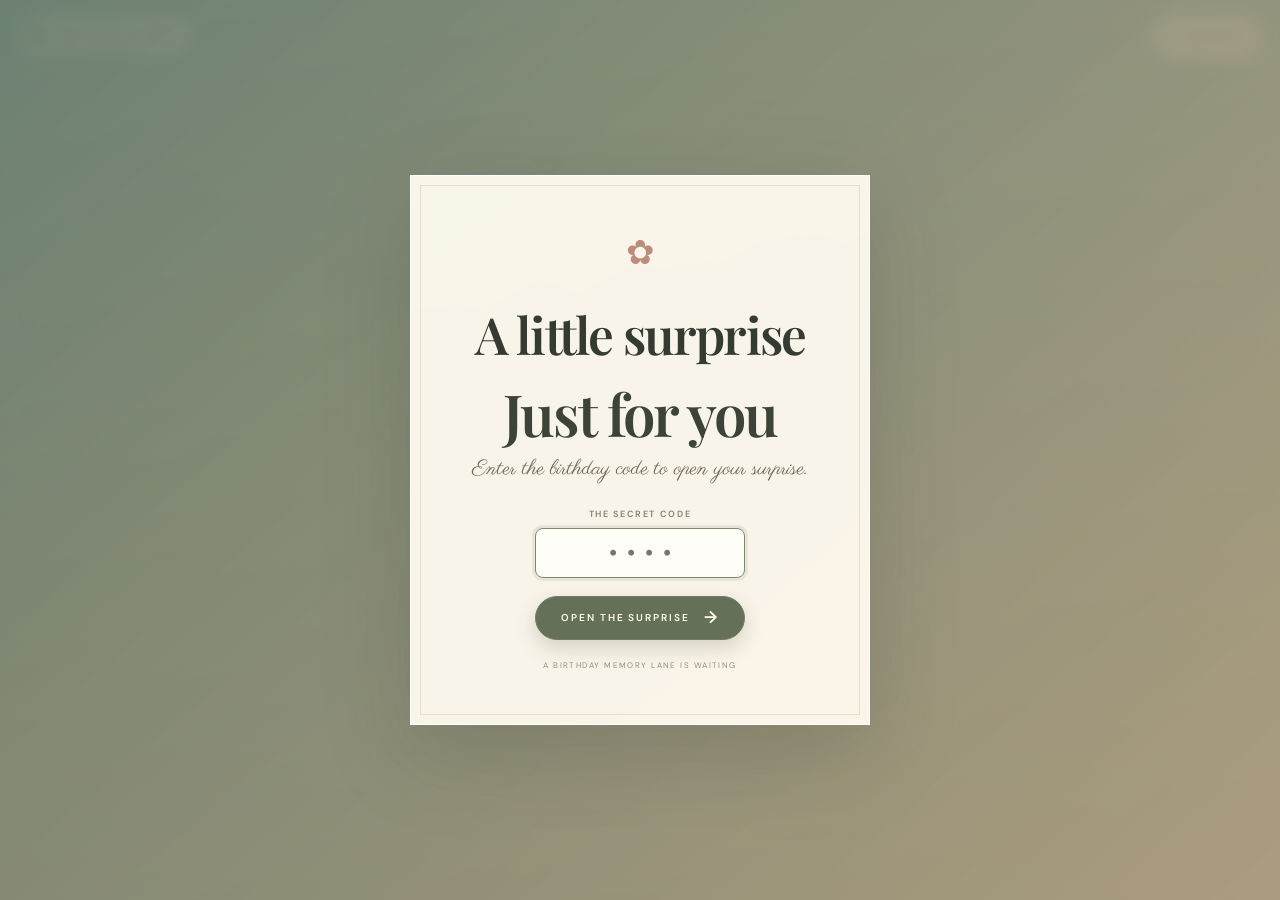
<file: index.html>
<!doctype html>
<html lang="en">
<head>
  <meta charset="utf-8">
  <meta name="viewport" content="width=device-width, initial-scale=1, viewport-fit=cover">
  <meta name="theme-color" content="#d6c7a6">
  <title>Memory Lane — Happy Birthday, Mom</title>
  <link rel="preconnect" href="https://fonts.googleapis.com">
  <link rel="preconnect" href="https://fonts.gstatic.com" crossorigin>
  <link href="https://fonts.googleapis.com/css2?family=DM+Sans:wght@400;500;600;700&family=Playfair+Display:wght@500;600;700&family=Parisienne&family=Noto+Sans+Myanmar:wght@400;500&display=swap" rel="stylesheet">
  <link rel="stylesheet" href="mom-birthday-surprise.css">
</head>
<body class="is-locked">
  <div class="loading-screen" id="loading-screen" role="status" aria-live="polite" hidden>
    <div class="loading-card"><span class="loading-flower" aria-hidden="true">✿</span><p class="eyebrow">A little birthday surprise</p><p class="loading-copy">Gathering your memories…</p><div class="loading-track"><span></span></div></div>
  </div>
  <section class="password-gate show" id="password-gate" role="dialog" aria-modal="true" aria-labelledby="password-title">
    <div class="password-card"><span class="gate-flower" aria-hidden="true">✿</span><p class="eyebrow">A little surprise</p><h1 id="password-title">Just for you</h1><p class="password-note">Enter the birthday code to open your surprise.</p><form id="password-form"><label for="birthday-password">THE SECRET CODE</label><input id="birthday-password" name="birthday-password" type="password" inputmode="numeric" pattern="[0-9]*" maxlength="4" placeholder="••••" autocomplete="off" required><button class="lets-go password-submit" type="submit">Open the surprise <span aria-hidden="true">→</span></button><p class="password-error" id="password-error" role="alert" hidden>That code isn't quite right. Try again.</p></form><p class="gate-hint">a birthday memory lane is waiting</p></div>
  </section>
  <section class="birthday-gate" id="birthday-gate" role="dialog" aria-modal="true" aria-labelledby="gate-title" aria-hidden="true">
    <div class="gate-card"><span class="gate-flower" aria-hidden="true">✿</span><p class="eyebrow"></p><h1 id="gate-title">Happy Birthday,<br>Mom!</h1><div class="gate-message" lang="my"><p>မွေးနေ့မှာ ပျော်ရွှင်မှုတွေအပြည့်နဲ့ ဖြတ်သန်းနိုင်ပါစေ မေမေ။ ❤️ မေမေ့ကို အရမ်းချစ်တယ်။</p><p>အေးခဲလွန်းတဲ့ နှင်းတွေကြားမှာ နွေးထွေးတဲ့ နေရောင်ခြည်လေးတစ်ခုလို၊ မုန်တိုင်းထန်တဲ့ မိုးတွေကြားမှာ ခိုလှုံစရာ အမိုးအကာလေးတစ်ခုလို၊ အမှောင်ဆုံးညတွေမှာတောင် လမ်းပြပေးတဲ့ အလင်းရောင်လေးတစ်ခုလို သားရဲ့ဘဝမှာ အမြဲတမ်း အနားမှာရှိနေပေးခဲ့တဲ့ မေမေပါ။</p><p>မေမေ သားအတွက် ပင်ပန်းခံပြီး ပေးဆပ်ခဲ့သမျှနဲ့ မေမေ့ရဲ့ မေတ္တာတွေကို သား ဘယ်တော့မှ မေ့မှာမဟုတ်ပါဘူး။</p><p>မေမေ့ကို ဂုဏ်ယူရတဲ့ သားတစ်ယောက်ဖြစ်လာအောင် အကောင်းဆုံးကြိုးစားသွားမယ်လို့ ကတိပေးပါတယ်။</p><p class="gate-birthday-close" lang="en">Happy Birthday Mom!</p></div><p class="gate-sign">With all our love</p><button class="lets-go" id="lets-go" type="button">Let's go <span aria-hidden="true">→</span></button><p class="gate-hint">your birthday memories are waiting</p></div>
  </section>
  <div class="ambient" aria-hidden="true"></div>
  <button class="memory-toggle" type="button" aria-label="Resume automatic memory lane scroll" aria-pressed="false"><span class="memory-toggle-icon" aria-hidden="true">▶</span><span class="memory-toggle-label">auto-scroll paused</span></button>
  <button class="sound-toggle" type="button" aria-label="Turn birthday music on" aria-pressed="false"><span class="sound-icon">♫</span><span class="sound-label">sound off</span></button>
  <main class="lane" aria-label="A birthday memory lane for Mom" tabindex="0" hidden>
    <section class="finale panel" aria-label="Birthday wish">
      <div class="finale-copy"><h2>Happy Birthday,<br>Mom!</h2><p class="finale-note">Today we celebrate you—and all the love you give.</p><p class="wish-prompt">Tap any candle to make a wish.</p></div>
      <div class="birthday-cake" role="group" aria-label="Birthday cake. Tap each candle to blow it out.">
        <div class="cake-candles"><button class="candle" type="button" aria-label="Blow out candle one" aria-pressed="false"><span class="flame"></span></button><button class="candle" type="button" aria-label="Blow out candle two" aria-pressed="false"><span class="flame"></span></button><button class="candle" type="button" aria-label="Blow out candle three" aria-pressed="false"><span class="flame"></span></button></div>
        <div class="icing"></div><div class="cake-tier cake-upper"></div><div class="cake-tier cake-lower"></div><div class="cake-plate"></div>
      </div>
      <p class="finale-sign">We love you, always.</p>
      <span class="finale-flower flower-a" aria-hidden="true">✿</span><span class="finale-flower flower-b" aria-hidden="true">✾</span>
    </section>
<article class="polaroid" data-memory="memory-04">
      <div class="polaroid-inner">
        <div class="polaroid-face polaroid-front">
          <div class="photo-wrap"><img src="photo-04.jpg" alt="Personal birthday memory photo 4" loading="eager" decoding="async"></div>
          <p class="photo-caption date-main" contenteditable="true" spellcheck="false">July 18, 2024 · 3:08 PM</p>
          
        </div>
        
      </div>
      <span class="tape" aria-hidden="true"></span>
    </article>
    <article class="polaroid wide tilt-left" data-memory="memory-03">
      <div class="polaroid-inner">
        <div class="polaroid-face polaroid-front">
          <div class="photo-wrap"><img src="photo-03.jpg" alt="Personal birthday memory photo 3" loading="eager" decoding="async"></div>
          <p class="photo-caption date-main" contenteditable="true" spellcheck="false">June 24, 2024 · 11:57 AM</p>
          
        </div>
        
      </div>
      <span class="tape" aria-hidden="true"></span>
    </article>
    <article class="polaroid tilt-right" data-memory="memory-02">
      <div class="polaroid-inner">
        <div class="polaroid-face polaroid-front">
          <div class="photo-wrap"><img src="photo-02.jpg" alt="Personal birthday memory photo 2" loading="eager" decoding="async"></div>
          <p class="photo-caption date-main" contenteditable="true" spellcheck="false">June 23, 2024 · 11:36 AM</p>
          
        </div>
        
      </div>
      <span class="tape" aria-hidden="true"></span>
    </article>
   <article class="polaroid wide tilt-right" data-memory="memory-05">
      <div class="polaroid-inner">
        <div class="polaroid-face polaroid-front">
          <div class="photo-wrap"><img src="photo-05.jpg" alt="Personal birthday memory photo 5" loading="lazy" decoding="async"></div>
          <p class="photo-caption date-main" contenteditable="true" spellcheck="false">July 20, 2024 · 8:53 PM</p>
          
        </div>
        
      </div>
      <span class="tape" aria-hidden="true"></span>
    </article>>
   <article class="polaroid wide tilt-left" data-memory="memory-06">
      <div class="polaroid-inner">
        <div class="polaroid-face polaroid-front">
          <div class="photo-wrap"><img src="photo-06.jpg" alt="Personal birthday memory photo 6" loading="lazy" decoding="async"></div>
          <p class="photo-caption date-main" contenteditable="true" spellcheck="false">August 6, 2024 · 10:52 PM</p>
          
        </div>
        
      </div>
      <span class="tape" aria-hidden="true"></span>
    </article>>
   <article class="polaroid wide" data-memory="memory-07">
      <div class="polaroid-inner">
        <div class="polaroid-face polaroid-front">
          <div class="photo-wrap"><img src="photo-07.jpg" alt="Personal birthday memory photo 7" loading="lazy" decoding="async"></div>
          <p class="photo-caption date-main" contenteditable="true" spellcheck="false">August 7, 2024 · 1:08 PM</p>
          
        </div>
        
      </div>
      <span class="tape" aria-hidden="true"></span>
    </article>>
   <article class="polaroid tilt-right" data-memory="memory-08">
      <div class="polaroid-inner">
        <div class="polaroid-face polaroid-front">
          <div class="photo-wrap"><img src="photo-08.jpg" alt="Personal birthday memory photo 8" loading="lazy" decoding="async"></div>
          <p class="photo-caption date-main" contenteditable="true" spellcheck="false">August 10, 2024 · 6:53 PM</p>
          
        </div>
        
      </div>
      <span class="tape" aria-hidden="true"></span>
    </article>>
   <article class="polaroid tilt-left" data-memory="memory-09">
      <div class="polaroid-inner">
        <div class="polaroid-face polaroid-front">
          <div class="photo-wrap"><img src="photo-09.jpg" alt="Personal birthday memory photo 9" loading="lazy" decoding="async"></div>
          <p class="photo-caption date-main" contenteditable="true" spellcheck="false">August 12, 2024 · 6:46 PM</p>
          
        </div>
        
      </div>
      <span class="tape" aria-hidden="true"></span>
    </article>>
   <article class="polaroid wide" data-memory="memory-10">
      <div class="polaroid-inner">
        <div class="polaroid-face polaroid-front">
          <div class="photo-wrap"><img src="photo-10.jpg" alt="Personal birthday memory photo 10" loading="lazy" decoding="async"></div>
          <p class="photo-caption date-main" contenteditable="true" spellcheck="false">August 19, 2024 · 8:51 PM</p>
          
        </div>
        
      </div>
      <span class="tape" aria-hidden="true"></span>
    </article>>
   <article class="polaroid wide tilt-right" data-memory="memory-11">
      <div class="polaroid-inner">
        <div class="polaroid-face polaroid-front">
          <div class="photo-wrap"><img src="photo-11.jpg" alt="Personal birthday memory photo 11" loading="lazy" decoding="async"></div>
          <p class="photo-caption date-main" contenteditable="true" spellcheck="false">August 19, 2024 · 8:51 PM</p>
          
        </div>
        
      </div>
      <span class="tape" aria-hidden="true"></span>
    </article>>
   <article class="polaroid wide tilt-left" data-memory="memory-12">
      <div class="polaroid-inner">
        <div class="polaroid-face polaroid-front">
          <div class="photo-wrap"><img src="photo-12.jpg" alt="Personal birthday memory photo 12" loading="lazy" decoding="async"></div>
          <p class="photo-caption date-main" contenteditable="true" spellcheck="false">August 27, 2024 · 2:29 AM</p>
          
        </div>
        
      </div>
      <span class="tape" aria-hidden="true"></span>
    </article>>
   <article class="polaroid wide" data-memory="memory-13">
      <div class="polaroid-inner">
        <div class="polaroid-face polaroid-front">
          <div class="photo-wrap"><img src="photo-13.jpg" alt="Personal birthday memory photo 13" loading="lazy" decoding="async"></div>
          <p class="photo-caption date-main" contenteditable="true" spellcheck="false">August 27, 2024 · 3:20 AM</p>
          
        </div>
        
      </div>
      <span class="tape" aria-hidden="true"></span>
    </article>>
   <article class="polaroid tilt-right" data-memory="memory-14">
      <div class="polaroid-inner">
        <div class="polaroid-face polaroid-front">
          <div class="photo-wrap"><img src="photo-14.jpg" alt="Personal birthday memory photo 14" loading="lazy" decoding="async"></div>
          <p class="photo-caption date-main" contenteditable="true" spellcheck="false">August 27, 2024 · 4:16 AM</p>
          
        </div>
        
      </div>
      <span class="tape" aria-hidden="true"></span>
    </article>>
   <article class="polaroid tilt-left" data-memory="memory-15">
      <div class="polaroid-inner">
        <div class="polaroid-face polaroid-front">
          <div class="photo-wrap"><img src="photo-15.jpg" alt="Personal birthday memory photo 15" loading="lazy" decoding="async"></div>
          <p class="photo-caption date-main" contenteditable="true" spellcheck="false">August 30, 2025 · 10:30 PM</p>
          
        </div>
        
      </div>
      <span class="tape" aria-hidden="true"></span>
    </article>>
   <article class="polaroid wide" data-memory="memory-16">
      <div class="polaroid-inner">
        <div class="polaroid-face polaroid-front">
          <div class="photo-wrap"><img src="photo-16.jpg" alt="Personal birthday memory photo 16" loading="lazy" decoding="async"></div>
          <p class="photo-caption date-main" contenteditable="true" spellcheck="false">August 31, 2025 · 4:20 PM</p>
          
        </div>
        
      </div>
      <span class="tape" aria-hidden="true"></span>
    </article>>
   <article class="polaroid wide tilt-right" data-memory="memory-17">
      <div class="polaroid-inner">
        <div class="polaroid-face polaroid-front">
          <div class="photo-wrap"><img src="photo-17.jpg" alt="Personal birthday memory photo 17" loading="lazy" decoding="async"></div>
          <p class="photo-caption date-main" contenteditable="true" spellcheck="false">August 31, 2025 · 4:20 PM</p>
          
        </div>
        
      </div>
      <span class="tape" aria-hidden="true"></span>
    </article>>
   <article class="polaroid wide tilt-left" data-memory="memory-18">
      <div class="polaroid-inner">
        <div class="polaroid-face polaroid-front">
          <div class="photo-wrap"><img src="photo-18.jpg" alt="Personal birthday memory photo 18" loading="lazy" decoding="async"></div>
          <p class="photo-caption date-main" contenteditable="true" spellcheck="false">September 7, 2025 · 2:23 PM</p>
          
        </div>
        
      </div>
      <span class="tape" aria-hidden="true"></span>
    </article>>
   <article class="polaroid" data-memory="memory-19">
      <div class="polaroid-inner">
        <div class="polaroid-face polaroid-front">
          <div class="photo-wrap"><img src="photo-19.jpg" alt="Personal birthday memory photo 19" loading="lazy" decoding="async"></div>
          <p class="photo-caption date-main" contenteditable="true" spellcheck="false">September 7, 2025 · 2:55 PM</p>
          
        </div>
        
      </div>
      <span class="tape" aria-hidden="true"></span>
    </article>>
   <article class="polaroid wide tilt-right" data-memory="memory-20">
      <div class="polaroid-inner">
        <div class="polaroid-face polaroid-front">
          <div class="photo-wrap"><img src="photo-20.jpg" alt="Personal birthday memory photo 20" loading="lazy" decoding="async"></div>
          <p class="photo-caption date-main" contenteditable="true" spellcheck="false">September 10, 2025 · 11:26 PM</p>
          
        </div>
        
      </div>
      <span class="tape" aria-hidden="true"></span>
    </article>>
   <article class="polaroid wide tilt-left" data-memory="memory-21">
      <div class="polaroid-inner">
        <div class="polaroid-face polaroid-front">
          <div class="photo-wrap"><img src="photo-21.jpg" alt="Personal birthday memory photo 21" loading="lazy" decoding="async"></div>
          <p class="photo-caption date-main" contenteditable="true" spellcheck="false">September 13, 2025 · 7:01 PM</p>
          
        </div>
        
      </div>
      <span class="tape" aria-hidden="true"></span>
    </article>>
   <article class="polaroid wide" data-memory="memory-22">
      <div class="polaroid-inner">
        <div class="polaroid-face polaroid-front">
          <div class="photo-wrap"><img src="photo-22.jpg" alt="Personal birthday memory photo 22" loading="lazy" decoding="async"></div>
          <p class="photo-caption date-main" contenteditable="true" spellcheck="false">September 14, 2025 · 1:10 PM</p>
          
        </div>
        
      </div>
      <span class="tape" aria-hidden="true"></span>
    </article>>
   <article class="polaroid tilt-right" data-memory="memory-23">
      <div class="polaroid-inner">
        <div class="polaroid-face polaroid-front">
          <div class="photo-wrap"><img src="photo-23.jpg" alt="Personal birthday memory photo 23" loading="lazy" decoding="async"></div>
          <p class="photo-caption date-main" contenteditable="true" spellcheck="false">September 16, 2025 · 10:44 PM</p>
          
        </div>
        
      </div>
      <span class="tape" aria-hidden="true"></span>
    </article>>
   <article class="polaroid wide tilt-left" data-memory="memory-24">
      <div class="polaroid-inner">
        <div class="polaroid-face polaroid-front">
          <div class="photo-wrap"><img src="photo-24.jpg" alt="Personal birthday memory photo 24" loading="lazy" decoding="async"></div>
          <p class="photo-caption date-main" contenteditable="true" spellcheck="false">September 16, 2025 · 10:45 PM</p>
          
        </div>
        
      </div>
      <span class="tape" aria-hidden="true"></span>
    </article>>
   <article class="polaroid wide" data-memory="memory-25">
      <div class="polaroid-inner">
        <div class="polaroid-face polaroid-front">
          <div class="photo-wrap"><img src="photo-25.jpg" alt="Personal birthday memory photo 25" loading="lazy" decoding="async"></div>
          <p class="photo-caption date-main" contenteditable="true" spellcheck="false">September 17, 2025 · 8:52 AM</p>
          
        </div>
        
      </div>
      <span class="tape" aria-hidden="true"></span>
    </article>>
   <article class="polaroid tilt-right" data-memory="memory-26">
      <div class="polaroid-inner">
        <div class="polaroid-face polaroid-front">
          <div class="photo-wrap"><img src="photo-26.jpg" alt="Personal birthday memory photo 26" loading="lazy" decoding="async"></div>
          <p class="photo-caption date-main" contenteditable="true" spellcheck="false">September 16, 2026 · 10:14 AM</p>
          
        </div>
        
      </div>
      <span class="tape" aria-hidden="true"></span>
    </article>>
   <article class="polaroid wide tilt-left" data-memory="memory-27">
      <div class="polaroid-inner">
        <div class="polaroid-face polaroid-front">
          <div class="photo-wrap"><img src="photo-27.jpg" alt="Personal birthday memory photo 27" loading="lazy" decoding="async"></div>
          <p class="photo-caption date-main" contenteditable="true" spellcheck="false">September 17, 2026 · 11:01 AM</p>
          
        </div>
        
      </div>
      <span class="tape" aria-hidden="true"></span>
    </article>>
   <article class="polaroid" data-memory="memory-28">
      <div class="polaroid-inner">
        <div class="polaroid-face polaroid-front">
          <div class="photo-wrap"><img src="photo-28.jpg" alt="Personal birthday memory photo 28" loading="lazy" decoding="async"></div>
          <p class="photo-caption date-main" contenteditable="true" spellcheck="false">September 19, 2026 · 9:26 AM</p>
          
        </div>
        
      </div>
      <span class="tape" aria-hidden="true"></span>
    </article>>
   <article class="polaroid wide tilt-right" data-memory="memory-29">
      <div class="polaroid-inner">
        <div class="polaroid-face polaroid-front">
          <div class="photo-wrap"><img src="photo-29.jpg" alt="Personal birthday memory photo 29" loading="lazy" decoding="async"></div>
          <p class="photo-caption date-main" contenteditable="true" spellcheck="false">September 19, 2026 · 9:39 AM</p>
          
        </div>
        
      </div>
      <span class="tape" aria-hidden="true"></span>
    </article>>
   <article class="polaroid wide tilt-left" data-memory="memory-30">
      <div class="polaroid-inner">
        <div class="polaroid-face polaroid-front">
          <div class="photo-wrap"><img src="photo-30.jpg" alt="Personal birthday memory photo 30" loading="lazy" decoding="async"></div>
          <p class="photo-caption date-main" contenteditable="true" spellcheck="false">September 20, 2026 · 6:08 AM</p>
          
        </div>
        
      </div>
      <span class="tape" aria-hidden="true"></span>
    </article>><article class="polaroid tilt-right" data-memory="memory-32">
      <div class="polaroid-inner">
        <div class="polaroid-face polaroid-front">
          <div class="photo-wrap"><img src="photo-32.jpg" alt="Personal birthday memory photo 32" loading="lazy" decoding="async"></div>
          <p class="photo-caption date-main" contenteditable="true" spellcheck="false">September 21, 2026 · 1:30 PM</p>
          
        </div>
        
      </div>
      <span class="tape" aria-hidden="true"></span>
    </article>>
   <article class="polaroid wide tilt-left" data-memory="memory-33">
      <div class="polaroid-inner">
        <div class="polaroid-face polaroid-front">
          <div class="photo-wrap"><img src="photo-33.jpg" alt="Personal birthday memory photo 33" loading="lazy" decoding="async"></div>
          <p class="photo-caption date-main" contenteditable="true" spellcheck="false">September 25, 2026 · 6:45 PM</p>
          
        </div>
        
      </div>
      <span class="tape" aria-hidden="true"></span>
    </article>>
   <article class="polaroid wide" data-memory="memory-34">
      <div class="polaroid-inner">
        <div class="polaroid-face polaroid-front">
          <div class="photo-wrap"><img src="photo-34.jpg" alt="Personal birthday memory photo 34" loading="lazy" decoding="async"></div>
          <p class="photo-caption date-main" contenteditable="true" spellcheck="false">September 25, 2026 · 6:51 PM</p>
          
        </div>
        
      </div>
      <span class="tape" aria-hidden="true"></span>
    </article>>
   <article class="polaroid wide tilt-right" data-memory="memory-35">
      <div class="polaroid-inner">
        <div class="polaroid-face polaroid-front">
          <div class="photo-wrap"><img src="photo-35.jpg" alt="Personal birthday memory photo 35" loading="lazy" decoding="async"></div>
          <p class="photo-caption date-main" contenteditable="true" spellcheck="false">September 25, 2026 · 6:52 PM</p>
          
        </div>
        
      </div>
      <span class="tape" aria-hidden="true"></span>
    </article>>
   <article class="polaroid wide tilt-left" data-memory="memory-36">
      <div class="polaroid-inner">
        <div class="polaroid-face polaroid-front">
          <div class="photo-wrap"><img src="photo-36.jpg" alt="Personal birthday memory photo 36" loading="lazy" decoding="async"></div>
          <p class="photo-caption date-main" contenteditable="true" spellcheck="false">September 26, 2026 · 7:20 AM</p>
          
        </div>
        
      </div>
      <span class="tape" aria-hidden="true"></span>
    </article>>
   <article class="polaroid wide" data-memory="memory-37">
      <div class="polaroid-inner">
        <div class="polaroid-face polaroid-front">
          <div class="photo-wrap"><img src="photo-37.jpg" alt="Personal birthday memory photo 37" loading="lazy" decoding="async"></div>
          <p class="photo-caption date-main" contenteditable="true" spellcheck="false">September 28, 2026 · 7:20 PM</p>
          
        </div>
        
      </div>
      <span class="tape" aria-hidden="true"></span>
    </article>>
   <article class="polaroid tilt-right" data-memory="memory-38">
      <div class="polaroid-inner">
        <div class="polaroid-face polaroid-front">
          <div class="photo-wrap"><img src="photo-38.jpg" alt="Personal birthday memory photo 38" loading="lazy" decoding="async"></div>
          <p class="photo-caption" contenteditable="true" spellcheck="false">Mom and Dad beneath the airport canopy</p>
          <span class="photo-date">TEMP MEMORY</span>
        </div>
        
      </div>
      <span class="tape" aria-hidden="true"></span>
    </article>>
   <article class="polaroid tilt-left" data-memory="memory-39">
      <div class="polaroid-inner">
        <div class="polaroid-face polaroid-front">
          <div class="photo-wrap"><img src="photo-39.jpg" alt="Personal birthday memory photo 39" loading="lazy" decoding="async"></div>
          <p class="photo-caption" contenteditable="true" spellcheck="false">A stroll along the covered city walkway</p>
          <span class="photo-date">TEMP MEMORY</span>
        </div>
        
      </div>
      <span class="tape" aria-hidden="true"></span>
    </article>>
   <article class="polaroid wide" data-memory="memory-40">
      <div class="polaroid-inner">
        <div class="polaroid-face polaroid-front">
          <div class="photo-wrap"><img src="photo-40.jpg" alt="Personal birthday memory photo 40" loading="lazy" decoding="async"></div>
          <p class="photo-caption" contenteditable="true" spellcheck="false">Sharing a treat at the mall café</p>
          <span class="photo-date">TEMP MEMORY</span>
        </div>
        
      </div>
      <span class="tape" aria-hidden="true"></span>
    </article>>
   <article class="polaroid wide tilt-right" data-memory="memory-41">
      <div class="polaroid-inner">
        <div class="polaroid-face polaroid-front">
          <div class="photo-wrap"><img src="photo-41.jpg" alt="Personal birthday memory photo 41" loading="lazy" decoding="async"></div>
          <p class="photo-caption" contenteditable="true" spellcheck="false">A family photo in the mall corridor</p>
          <span class="photo-date">TEMP MEMORY</span>
        </div>
        
      </div>
      <span class="tape" aria-hidden="true"></span>
    </article>>
   <article class="polaroid wide tilt-left" data-memory="memory-42">
      <div class="polaroid-inner">
        <div class="polaroid-face polaroid-front">
          <div class="photo-wrap"><img src="photo-42.jpg" alt="Personal birthday memory photo 42" loading="lazy" decoding="async"></div>
          <p class="photo-caption" contenteditable="true" spellcheck="false">Beneath the autumn decorations</p>
          <span class="photo-date">TEMP MEMORY</span>
        </div>
        
      </div>
      <span class="tape" aria-hidden="true"></span>
    </article>>
   <article class="polaroid wide" data-memory="memory-43">
      <div class="polaroid-inner">
        <div class="polaroid-face polaroid-front">
          <div class="photo-wrap"><img src="photo-43.jpg" alt="Personal birthday memory photo 43" loading="lazy" decoding="async"></div>
          <p class="photo-caption date-main" contenteditable="true" spellcheck="false">September 20, 2026 · 11:02 AM</p>
          
        </div>
        
      </div>
      <span class="tape" aria-hidden="true"></span>
    </article>>
   <article class="polaroid wide tilt-right" data-memory="memory-44">
      <div class="polaroid-inner">
        <div class="polaroid-face polaroid-front">
          <div class="photo-wrap"><img src="photo-44.jpg" alt="Personal birthday memory photo 44" loading="lazy" decoding="async"></div>
          <p class="photo-caption" contenteditable="true" spellcheck="false">A selfie beside the blue aquarium tank</p>
          <span class="photo-date">TEMP MEMORY</span>
        </div>
        
      </div>
      <span class="tape" aria-hidden="true"></span>
    </article>>
   <article class="polaroid wide tilt-left" data-memory="memory-45">
      <div class="polaroid-inner">
        <div class="polaroid-face polaroid-front">
          <div class="photo-wrap"><img src="photo-45.jpg" alt="Personal birthday memory photo 45" loading="lazy" decoding="async"></div>
          <p class="photo-caption" contenteditable="true" spellcheck="false">Together beside the lake</p>
          <span class="photo-date">TEMP MEMORY</span>
        </div>
        
      </div>
      <span class="tape" aria-hidden="true"></span>
    </article>>
   <article class="polaroid wide" data-memory="memory-46">
      <div class="polaroid-inner">
        <div class="polaroid-face polaroid-front">
          <div class="photo-wrap"><img src="photo-46.jpg" alt="Personal birthday memory photo 46" loading="lazy" decoding="async"></div>
          <p class="photo-caption" contenteditable="true" spellcheck="false">Mom and son at the aquarium</p>
          <span class="photo-date">TEMP MEMORY</span>
        </div>
        
      </div>
      <span class="tape" aria-hidden="true"></span>
    </article>>
   <article class="polaroid tilt-right" data-memory="memory-47">
      <div class="polaroid-inner">
        <div class="polaroid-face polaroid-front">
          <div class="photo-wrap"><img src="photo-47.jpg" alt="Personal birthday memory photo 47" loading="lazy" decoding="async"></div>
          <p class="photo-caption" contenteditable="true" spellcheck="false">A selfie together on the plane</p>
          <span class="photo-date">TEMP MEMORY</span>
        </div>
        
      </div>
      <span class="tape" aria-hidden="true"></span>
    </article>>
   <article class="polaroid tilt-left" data-memory="memory-48">
      <div class="polaroid-inner">
        <div class="polaroid-face polaroid-front">
          <div class="photo-wrap"><img src="photo-48.jpg" alt="Personal birthday memory photo 48" loading="lazy" decoding="async"></div>
          <p class="photo-caption" contenteditable="true" spellcheck="false">Sharing a snack at the café</p>
          <span class="photo-date">TEMP MEMORY</span>
        </div>
        
      </div>
      <span class="tape" aria-hidden="true"></span>
    </article>>
   <article class="polaroid square" data-memory="memory-49">
      <div class="polaroid-inner">
        <div class="polaroid-face polaroid-front">
          <div class="photo-wrap"><img src="photo-49.jpg" alt="Personal birthday memory photo 49" loading="lazy" decoding="async"></div>
          <p class="photo-caption" contenteditable="true" spellcheck="false">A silly selfie with the party filter</p>
          <span class="photo-date">TEMP MEMORY</span>
        </div>
        
      </div>
      <span class="tape" aria-hidden="true"></span>
    </article>>
   <article class="polaroid tilt-right" data-memory="memory-50">
      <div class="polaroid-inner">
        <div class="polaroid-face polaroid-front">
          <div class="photo-wrap"><img src="photo-50.jpg" alt="Personal birthday memory photo 50" loading="lazy" decoding="async"></div>
          <p class="photo-caption" contenteditable="true" spellcheck="false">Mom by the carved stone wall</p>
          <span class="photo-date">TEMP MEMORY</span>
        </div>
        
      </div>
      <span class="tape" aria-hidden="true"></span>
    </article>>
   <article class="polaroid tilt-left" data-memory="memory-51">
      <div class="polaroid-inner">
        <div class="polaroid-face polaroid-front">
          <div class="photo-wrap"><img src="photo-51.jpg" alt="Personal birthday memory photo 51" loading="lazy" decoding="async"></div>
          <p class="photo-caption date-main" contenteditable="true" spellcheck="false">October 31, 2024 · 12:53 AM</p>
          
        </div>
        
      </div>
      <span class="tape" aria-hidden="true"></span>
    </article>>
   <article class="polaroid" data-memory="memory-52">
      <div class="polaroid-inner">
        <div class="polaroid-face polaroid-front">
          <div class="photo-wrap"><img src="photo-52.jpg" alt="Personal birthday memory photo 52" loading="lazy" decoding="async"></div>
          <p class="photo-caption date-main" contenteditable="true" spellcheck="false">November 15, 2025 · 4:43 PM</p>
          
        </div>
        
      </div>
      <span class="tape" aria-hidden="true"></span>
    </article>><article class="polaroid tilt-left" data-memory="memory-54">
      <div class="polaroid-inner">
        <div class="polaroid-face polaroid-front">
          <div class="photo-wrap"><img src="photo-54.jpg" alt="Personal birthday memory photo 54" loading="lazy" decoding="async"></div>
          <p class="photo-caption" contenteditable="true" spellcheck="false">A family selfie with a playful filter</p>
          <span class="photo-date">September 20, 2026</span>
        </div>
        
      </div>
      <span class="tape" aria-hidden="true"></span>
    </article>>
   <article class="polaroid wide" data-memory="memory-55">
      <div class="polaroid-inner">
        <div class="polaroid-face polaroid-front">
          <div class="photo-wrap"><img src="photo-55.jpg" alt="Personal birthday memory photo 55" loading="lazy" decoding="async"></div>
          <p class="photo-caption" contenteditable="true" spellcheck="false">A silly family selfie with matching glasses</p>
          <span class="photo-date">September 26, 2026</span>
        </div>
        
      </div>
      <span class="tape" aria-hidden="true"></span>
    </article>>
   <article class="polaroid tilt-right" data-memory="memory-56">
      <div class="polaroid-inner">
        <div class="polaroid-face polaroid-front">
          <div class="photo-wrap"><img src="photo-56.jpg" alt="Personal birthday memory photo 56" loading="lazy" decoding="async"></div>
          <p class="photo-caption" contenteditable="true" spellcheck="false">By the lake at Nottingham Malaysia</p>
          <span class="photo-date">September 28, 2026</span>
        </div>
        
      </div>
      <span class="tape" aria-hidden="true"></span>
    </article>>

</main>
  <div class="petal-layer" aria-hidden="true"></div>
  <script src="main.js" defer></script>
</body>
</html>
</file>
<file: mom-birthday-surprise.css>
:root{--paper:#fffaf0;--paper-edge:#e9dfcc;--ink:#433b32;--sage:#778267;--sage-deep:#525d47;--rose:#cf958a;--gold:#d7b567;--sky:#89b7bd;--shadow:0 24px 65px #33332835}*{box-sizing:border-box}html,body{width:100%;height:100%;margin:0;overflow:hidden}body{color:var(--ink);font-family:'DM Sans',sans-serif;background:#b2c8bd}.ambient{position:fixed;inset:-22px;z-index:-2;background:linear-gradient(135deg,#c9d4c6aa,#61796830),url('https://images.unsplash.com/photo-1490750967868-88aa4486c946?auto=format&fit=crop&w=2200&q=90') center 46%/cover;filter:blur(8px) saturate(.88);transform:scale(1.05);transition:background-position .25s}.ambient:after{content:'';position:absolute;inset:0;background:linear-gradient(180deg,#fff4d51a,#172c2533)}.lane{position:relative;z-index:1;display:flex;align-items:center;gap:clamp(38px,6vw,112px);width:100vw;height:100vh;height:100svh;padding:clamp(24px,5vh,60px) 8vw;overflow-x:auto;overflow-y:hidden;scroll-snap-type:none;scroll-behavior:smooth;overscroll-behavior-x:contain;scrollbar-width:none}.lane::-webkit-scrollbar{display:none}.lane{cursor:grab}.lane:active{cursor:grabbing}.panel,.polaroid{flex:0 0 auto;scroll-snap-align:center}.opening{position:relative;width:min(340px,72vw);min-height:460px;padding:54px 36px 35px;background:var(--paper);box-shadow:var(--shadow);transform:rotate(-2deg);border:1px solid #fff}.opening:before{content:'';position:absolute;inset:8px;border:1px solid #e9dfcc;pointer-events:none}.opening:after{content:'';position:absolute;right:22px;top:20px;width:44px;height:44px;border-radius:50%;background:radial-gradient(circle at 35% 35%,#fff 0 8%,#dbb271 9% 12%,transparent 13%),radial-gradient(circle at 64% 37%,#fff 0 8%,#dbb271 9% 12%,transparent 13%),radial-gradient(circle at 50% 64%,#fff 0 8%,#dbb271 9% 12%,transparent 13%);opacity:.7}.thread{position:absolute;top:12px;left:50%;width:80px;height:19px;transform:translateX(-50%) rotate(-4deg);background:#e8d7a9bb}.eyebrow,.photo-date,.opening h1,.finale h2{font:600 clamp(38px,4vw,54px)/1.04 'Playfair Display',serif;letter-spacing:-.035em;margin:21px 0;color:#343c32}.opening-note{font:20px/1.5 'Parisienne',cursive;color:#625b4f}.opening-sign{margin-top:28px;font:19px/1.35 'Parisienne',cursive;color:#77725f}.opening-sign span{font-size:27px;color:var(--sage-deep)}.scroll-cue{position:absolute;left:35px;bottom:26px;display:flex;align-items:center;gap:11px;color:#817a69;font-size:9px;letter-spacing:.17em;text-transform:uppercase}.cue-arrow{font-size:22px;animation:nudge 1.5s ease-in-out infinite}.pressed-flower{position:absolute;right:27px;bottom:25px;color:#be9686;font-size:23px}.polaroid{position:relative;perspective:1400px;width:min(370px,74vw);height:min(560px,78vh);min-height:430px;cursor:pointer;filter:drop-shadow(0 20px 28px #28271d40);transition:transform .35s,filter .35s}.polaroid:hover{transform:translateY(-7px) rotate(-1deg);filter:drop-shadow(0 28px 32px #28271d50)}.polaroid.tilt-right{transform:rotate(2deg)}.polaroid.tilt-right:hover{transform:translateY(-7px) rotate(1deg)}.polaroid.tilt-left{transform:rotate(-1.5deg)}.polaroid.tilt-left:hover{transform:translateY(-7px) rotate(-.5deg)}.polaroid.wide{width:min(680px,86vw);height:min(490px,76vh);min-height:370px}.polaroid.square{width:min(470px,82vw);height:min(540px,78vh);min-height:390px}.polaroid.wide .photo-wrap{height:calc(100% - 180px);flex:0 0 calc(100% - 180px)}.polaroid.wide .photo-wrap img{object-fit:contain;background:#eee5d4}.polaroid.wide .photo-caption{font-size:27px}.polaroid.wide .photo-date{letter-spacing:.2em}
.polaroid-inner{position:absolute;inset:0}.polaroid-face{position:absolute;inset:0;backface-visibility:hidden;-webkit-backface-visibility:hidden;padding:15px 15px 0;background:var(--paper);border:1px solid #fff;display:flex;flex-direction:column}.polaroid-front{transform:rotateY(0)}.photo-wrap{position:relative;width:100%;height:calc(100% - 115px);padding:8px;background:#f1eadc;box-shadow:inset 0 0 0 1px #e6dcc8}.photo-wrap img{display:block;width:100%;height:100%;object-fit:cover}.photo-caption{margin:17px 8px 0;min-height:33px;font:25px 'Parisienne',cursive;color:#5b594e;outline:none}.photo-caption:focus{box-shadow:0 1px #a9a58f}.photo-date{margin:2px 8px 13px;color:#9b927b;font-size:7px}.tape{position:absolute;z-index:2;top:-11px;left:50%;width:82px;height:23px;transform:translateX(-50%) rotate(-3deg);background:#e4d4a5bb;box-shadow:0 1px 2px #5c513322;pointer-events:none}.finale{position:relative;width:min(820px,92vw);height:min(700px,86vh);min-height:520px;display:grid;grid-template-columns:1.1fr .9fr;grid-template-rows:1fr auto;align-items:center;column-gap:20px;padding:clamp(32px,6vw,76px);background:linear-gradient(135deg,#fff9edee,#f8efdfef);border:1px solid #fff;box-shadow:var(--shadow);scroll-snap-align:center;overflow:hidden}.finale:before{content:'';position:absolute;inset:11px;border:1px solid #e9dfcc;pointer-events:none}.finale-copy{position:relative;z-index:2;grid-column:1;grid-row:1}.finale h2{font-size:clamp(46px,6vw,76px);margin:18px 0 13px}.finale-note{max-width:390px;font:25px/1.4 'Parisienne',cursive;color:#6e6758}.wish-prompt{margin-top:32px;font:19px 'Parisienne',cursive;color:var(--sage-deep)}.birthday-cake{position:relative;grid-column:2;grid-row:1;justify-self:center;width:280px;height:270px;filter:drop-shadow(0 16px 12px #5b43332b);animation:cake-rise .9s cubic-bezier(.2,.75,.25,1) both}.cake-plate{position:absolute;bottom:10px;left:0;width:280px;height:24px;border-radius:50%;background:linear-gradient(#fffaf1,#cdbda5);border:2px solid #fffdf6;box-shadow:0 6px 9px #65564326}.cake-tier{position:absolute;border:3px solid #fff1df;box-shadow:inset 0 -11px #b66d75,inset 0 4px #f4c4b7}.cake-lower{bottom:26px;left:22px;width:236px;height:91px;border-radius:17px 17px 23px 23px;background:linear-gradient(180deg,#e9a9a0,#d78788)}.cake-lower:after{content:'';position:absolute;left:20px;right:20px;top:24px;height:7px;border-radius:50%;background:#f7d1b9;box-shadow:0 28px #f7d1b9}.cake-upper{bottom:111px;left:55px;width:170px;height:76px;border-radius:16px 16px 10px 10px;background:linear-gradient(180deg,#f0d19a,#deb66f);box-shadow:inset 0 -10px #c89858,inset 0 4px #fff0c9}.icing{position:absolute;z-index:1;bottom:174px;left:52px;width:176px;height:29px;border-radius:50%;background:#fff0df;border-bottom:6px solid #e4aaa0;box-shadow:0 3px 0 #fff9}.icing:after{content:'';position:absolute;left:23px;bottom:-15px;width:13px;height:20px;border-radius:0 0 9px 9px;background:#fff0df;box-shadow:54px 0 #fff0df,107px 0 #fff0df}.cake-candles{position:absolute;z-index:3;left:91px;bottom:197px;display:flex;gap:31px}.candle{position:relative;width:12px;height:48px;padding:0;border:1px solid #fff5e9;border-radius:4px 4px 2px 2px;background:repeating-linear-gradient(135deg,#9da989 0 6px,#faf1dc 6px 12px);cursor:pointer;transition:transform .3s,opacity .35s}.candle:hover{transform:translateY(-4px)}.flame{position:absolute;left:1px;top:-23px;width:9px;height:17px;border-radius:70% 35% 65% 45%;background:radial-gradient(ellipse at 50% 72%,#fff8c8 0 25%,#ffd36f 55%,#ec9467 100%);box-shadow:0 0 17px 5px #ffc86d72;transform-origin:50% 90%;animation:flicker .8s ease-in-out infinite alternate;transition:opacity .25s,transform .25s}.candle.out .flame{opacity:0;transform:translateY(-12px) scale(.15)}.cake-candles:before,.cake-candles:after{content:'✿';position:absolute;color:#fff2dc;font-size:12px;pointer-events:none}.cake-candles:before{left:-26px;top:42px}.cake-candles:after{right:-27px;top:41px}.finale-sign{grid-column:1/3;grid-row:2;margin:16px 0 0;text-align:center;font:23px 'Parisienne',cursive;color:#7c8067}.finale-flower{position:absolute;color:#cc9b85;opacity:.45;pointer-events:none}.flower-a{top:25px;right:34px;font-size:45px}.flower-b{left:30px;bottom:32px;font-size:32px}.sound-toggle{position:fixed;z-index:12;top:calc(env(safe-area-inset-top,0px) + 17px);right:20px;display:flex;align-items:center;gap:8px;padding:9px 12px;border:1px solid #fff9;border-radius:30px;background:#f9f3e6c9;color:#515747;font:600 9px 'DM Sans',sans-serif;letter-spacing:.12em;text-transform:uppercase;backdrop-filter:blur(10px);cursor:pointer}.sound-icon{font-size:16px}.sound-toggle[aria-pressed="true"]{background:#58634f;color:#fff9eb}.petal-layer{position:fixed;inset:0;z-index:10;overflow:hidden;pointer-events:none}.petal{position:absolute;top:-24px;width:13px;height:20px;border-radius:80% 10% 75% 12%;background:linear-gradient(140deg,#f4d4c2,#d99d98);opacity:0;animation:petal-fall var(--fall-time,7s) linear var(--delay,0s) forwards;box-shadow:0 2px 4px #715d5030}.petal:nth-child(3n){background:linear-gradient(140deg,#fff0d8,#e3bd85);width:10px;height:16px}.petal:nth-child(4n){border-radius:15% 80% 12% 75%;background:linear-gradient(140deg,#f7e9dc,#c78082)}
@keyframes nudge{0%,100%{transform:translateX(0)}50%{transform:translateX(7px)}}@keyframes flicker{from{transform:rotate(-7deg) scale(.94)}to{transform:rotate(7deg) scale(1.04)}}@keyframes cake-rise{from{opacity:0;translate:0 20px}to{opacity:1;translate:0 0}}@keyframes petal-fall{0%{opacity:0;transform:translate3d(0,-4vh,0) rotate(0)}10%{opacity:.9}100%{opacity:0;transform:translate3d(var(--drift,50px),108vh,0) rotate(680deg)}}
@media(max-width:760px){.lane{gap:34px;padding:30px 8vw}.opening{width:min(290px,76vw);min-height:410px;padding:48px 29px 32px}.opening h1{font-size:44px}.opening-note{font-size:19px}.polaroid{width:min(310px,78vw);height:min(500px,74vh);min-height:390px}.polaroid.wide{width:min(88vw,560px);height:min(430px,68svh);min-height:330px}.polaroid.square{width:min(86vw,420px);height:min(480px,72svh);min-height:340px}.polaroid.wide .photo-wrap{height:calc(100% - 170px);flex-basis:calc(100% - 170px)}.photo-wrap{height:calc(100% - 104px)}.photo-caption{font-size:23px}.finale{width:86vw;height:82svh;min-height:500px;grid-template-columns:1fr;grid-template-rows:auto 1fr auto;justify-items:center;text-align:center;padding:40px 25px 25px}.finale-copy{grid-column:1;grid-row:1}.finale h2{font-size:clamp(43px,9vw,62px);margin:11px 0}.finale-note{margin:0 auto;font-size:22px}.wish-prompt{margin-top:14px;font-size:18px}.birthday-cake{grid-column:1;grid-row:2;align-self:center;transform:scale(.82);margin:-15px 0}.finale-sign{grid-column:1;grid-row:3;margin:0}.sound-toggle{top:calc(env(safe-area-inset-top,0px) + 10px);right:10px}}
@media(max-width:430px){.lane{gap:26px;padding-inline:7vw}.opening{width:77vw;min-height:390px}.polaroid{width:80vw;height:70svh;min-height:365px}.polaroid.wide{width:86vw;height:min(390px,64svh);min-height:300px}.polaroid.square{width:86vw;height:min(430px,68svh);min-height:320px}.polaroid.wide .photo-wrap{height:calc(100% - 165px);flex-basis:calc(100% - 165px)}.polaroid.wide .photo-caption{font-size:22px}.photo-wrap{height:calc(100% - 95px)}.photo-caption{font-size:22px;margin-top:13px}.photo-date{font-size:6px}.finale{width:88vw;height:84svh;min-height:490px;padding:38px 18px 22px}.finale h2{font-size:43px}.finale-note{font-size:20px}.birthday-cake{transform:scale(.72);margin:-30px 0}.finale-flower{font-size:25px}.sound-toggle{padding:8px 10px}.sound-label{font-size:8px}}
@media(max-height:650px) and (min-width:761px){.lane{padding-block:18px}.opening{min-height:390px}.polaroid{height:80vh;min-height:390px}.finale{height:90vh;min-height:480px}.finale h2{font-size:clamp(40px,8vh,60px)}.birthday-cake{transform:scale(.8)}}
@media(prefers-reduced-motion:reduce){*,*::before,*::after{scroll-behavior:auto!important;animation-duration:.01ms!important;animation-iteration-count:1!important;transition-duration:.01ms!important}}

@media(hover:none){}.candle:after{content:'';position:absolute;inset:-12px;z-index:-1}
body{position:relative;isolation:isolate}.ambient{z-index:-1}.lane{cursor:auto}.lane:active{cursor:auto}

/* Loading veil and birthday reveal */
body.is-locked{overflow:hidden}.loading-screen,.birthday-gate{position:fixed;inset:0;display:grid;place-items:center;z-index:30;padding:24px;background:linear-gradient(140deg,#e8dfc9ed,#aab8a4e8),url('https://images.unsplash.com/photo-1490750967868-88aa4486c946?auto=format&fit=crop&w=1800&q=85') center/cover;backdrop-filter:blur(8px);transition:opacity .65s ease,visibility .65s ease}.loading-screen{z-index:32}.loading-screen.leaving{opacity:0;visibility:hidden;pointer-events:none}.loading-card,.gate-card{position:relative;width:min(460px,90vw);padding:clamp(34px,6vw,60px) clamp(26px,6vw,58px);text-align:center;background:#fffaf0f2;border:1px solid #fff;box-shadow:0 28px 80px #34382c35}.loading-card:before,.gate-card:before{content:'';position:absolute;inset:9px;border:1px solid #e7ddc9;pointer-events:none}.loading-flower{display:inline-block;color:#ba927c;font-size:38px;animation:flower-turn 7s linear infinite}.loading-copy{font:23px 'Parisienne',cursive;color:#686b56;margin:14px 0 22px}.loading-track{width:160px;height:2px;margin:auto;background:#e5dcc9;overflow:hidden}.loading-track span{display:block;width:40%;height:100%;background:#879071;animation:loading-travel 1.1s ease-in-out infinite alternate}.birthday-gate{z-index:31;visibility:hidden;opacity:0;pointer-events:none;background:linear-gradient(135deg,#556b5bbd,#b89b76aa),url('https://images.unsplash.com/photo-1490750967868-88aa4486c946?auto=format&fit=crop&w=1800&q=90') center/cover}.birthday-gate.show{visibility:visible;opacity:1;pointer-events:auto}.gate-card{animation:none}.birthday-gate.show .gate-card{animation:gate-arrive .75s cubic-bezier(.2,.8,.2,1) both}.gate-flower{display:inline-block;color:#bd8c7c;font-size:34px;margin-bottom:12px}.gate-card h1{font:600 clamp(45px,8vw,68px)/1 'Playfair Display',serif;letter-spacing:-.04em;color:#3c4438;margin:17px 0}.gate-note{font:21px/1.48 'Parisienne',cursive;color:#696555;margin:18px 0}.gate-sign{font:24px 'Parisienne',cursive;color:#82896d;margin:20px 0}.lets-go{display:inline-flex;align-items:center;gap:14px;border:1px solid #727c63;border-radius:40px;padding:14px 25px;background:#647158;color:#fffaf0;font:600 10px 'DM Sans',sans-serif;letter-spacing:.19em;text-transform:uppercase;cursor:pointer;box-shadow:0 8px 20px #48503b35;transition:transform .22s,background .22s,box-shadow .22s}.lets-go:hover{transform:translateY(-3px);background:#4e5b47;box-shadow:0 12px 25px #48503b45}.lets-go span{font-size:17px;line-height:.8}.gate-hint{margin:17px 0 0;color:#92907e;font-size:8px;letter-spacing:.18em;text-transform:uppercase}@keyframes loading-travel{from{transform:translateX(-80%)}to{transform:translateX(230%)}}@keyframes flower-turn{to{transform:rotate(360deg)}}@keyframes gate-arrive{from{opacity:0;transform:translateY(20px) scale(.97)}to{opacity:1;transform:translateY(0) scale(1)}}
@media(max-width:560px){.loading-card,.gate-card{width:min(420px,92vw);padding:34px 25px}.gate-card h1{font-size:clamp(45px,13vw,61px)}.gate-note{font-size:19px}.lets-go{min-height:48px;padding:14px 28px}}
@media(prefers-reduced-motion:reduce){.loading-flower,.loading-track span,.birthday-gate.show .gate-card{animation:none}}
.loading-screen[hidden],.birthday-gate[hidden]{display:none}

/* Gentle automatic travel along the photostrip */
.memory-toggle{position:fixed;z-index:12;left:20px;top:calc(env(safe-area-inset-top,0px) + 17px);display:flex;align-items:center;gap:9px;padding:9px 13px;border:1px solid #fff9;border-radius:30px;background:#f9f3e6c9;color:#515747;font:600 9px 'DM Sans',sans-serif;letter-spacing:.12em;text-transform:uppercase;backdrop-filter:blur(10px);cursor:pointer;transition:background .2s,transform .2s}.memory-toggle:hover{transform:translateY(-2px);background:#fffaf0ed}.memory-toggle[aria-pressed="true"]{background:#58634f;color:#fff9eb}.memory-toggle-icon{font-size:15px;line-height:1}
@media(max-width:560px){.memory-toggle{top:auto;left:10px;bottom:calc(env(safe-area-inset-bottom,0px) + 12px);padding:9px 11px}.memory-toggle-label{font-size:8px}}
@media(prefers-reduced-motion:reduce){.lane{scroll-behavior:auto}}

.photo-caption.date-main{font:500 18px/1.25 'Playfair Display',serif;letter-spacing:.01em;color:#5b594e;margin-top:15px;white-space:normal}
@media(max-width:560px){.photo-caption.date-main{font-size:16px;margin-top:12px}}

/* A softer, more finished patisserie look for the birthday cake. */
.cake-plate{height:27px;background:linear-gradient(180deg,#fffdf8 0%,#f3e9d8 52%,#d7c4a8 100%);border:2px solid #fffdf7;box-shadow:inset 0 3px 5px #fff9,0 7px 12px #6556432e}
.cake-plate:before{content:'';position:absolute;inset:4px 18px 9px;border-radius:50%;border-top:1px solid #d8c9b3;box-shadow:0 -2px 0 #fff9}
.cake-tier{border:3px solid #fff7e9;box-shadow:inset 0 -10px #b66d7580,inset 0 5px #fff9,0 4px 8px #74564a20}
.cake-lower{border-radius:18px 18px 24px 24px;background:linear-gradient(100deg,#d98986 0%,#f2b9aa 24%,#e99f9c 52%,#d98786 100%);box-shadow:inset 0 -11px #bc7276,inset 0 5px #fff9,0 4px 8px #74564a20}
.cake-lower:before{content:'';position:absolute;left:11px;right:11px;bottom:10px;height:17px;border-radius:50%;background:radial-gradient(circle,#fff2df 0 2px,transparent 2.5px) 0 0/16px 12px repeat-x;opacity:.95}
.cake-lower:after{left:18px;right:18px;top:22px;height:6px;background:linear-gradient(90deg,#ffe6ce,#fff4df,#ffe6ce);box-shadow:0 29px #f6d5bb;border-radius:8px}
.cake-upper{border-radius:19px 19px 13px 13px;background:linear-gradient(100deg,#d8aa68 0%,#f5d59a 30%,#efd092 70%,#d7a660 100%);box-shadow:inset 0 -10px #c18f51,inset 0 5px #fff9,0 4px 8px #74564a1e}
.cake-upper:after{content:'✿';position:absolute;left:0;right:0;top:25px;text-align:center;color:#fff4e2;font:17px/1 Georgia,serif;text-shadow:-36px 2px #fff0d8,36px 2px #fff0d8,0 1px 5px #b26f7080}
.icing{height:30px;background:linear-gradient(180deg,#fff9e9,#ffe9dc);border-bottom:6px solid #dfaaa0;box-shadow:0 3px 0 #fff9,0 6px 10px #895f4c1c}
.icing:after{left:20px;width:14px;height:22px;border-radius:0 0 10px 10px;background:#fff1e1;box-shadow:42px 3px #fff1e1,88px -1px #fff1e1,132px 4px #fff1e1}
.candle{width:13px;border-radius:5px 5px 3px 3px;background:repeating-linear-gradient(135deg,#849172 0 5px,#fff4df 5px 10px);box-shadow:inset 1px 0 #fff8,1px 2px 4px #755f4d30}
.flame{width:11px;height:19px;left:0;top:-25px;box-shadow:0 0 19px 7px #ffc86d80}

/* Keep the greeting, cards, and finale inside short viewports and phone screens. */
.birthday-gate{overflow-y:auto;overscroll-behavior:contain;place-items:safe center;padding:calc(16px + env(safe-area-inset-top,0px)) calc(16px + env(safe-area-inset-right,0px)) calc(16px + env(safe-area-inset-bottom,0px)) calc(16px + env(safe-area-inset-left,0px))}
.gate-card{width:min(700px,100%);max-height:calc(100svh - 24px);overflow-y:auto;scrollbar-width:thin}
@media(max-width:760px){
  .lane{height:100vh;height:100svh;padding-top:max(18px,env(safe-area-inset-top,0px));padding-bottom:max(18px,env(safe-area-inset-bottom,0px))}
  .finale{height:min(82svh,calc(100svh - 36px));min-height:0}
  .birthday-gate{padding:calc(12px + env(safe-area-inset-top,0px)) calc(12px + env(safe-area-inset-right,0px)) calc(12px + env(safe-area-inset-bottom,0px)) calc(12px + env(safe-area-inset-left,0px))}
  .gate-card{padding:clamp(22px,5svh,42px) clamp(20px,6vw,36px)}
  .gate-card h1{font-size:clamp(40px,8.2vw,62px)}
  .gate-note{font-size:clamp(18px,4.8vw,21px)}
}
@media(max-height:680px){
  .birthday-gate{padding-top:calc(8px + env(safe-area-inset-top,0px));padding-bottom:calc(8px + env(safe-area-inset-bottom,0px))}
  .gate-card{padding-top:clamp(16px,3.5svh,28px);padding-bottom:clamp(16px,3.5svh,28px)}
  .gate-flower{font-size:28px;margin-bottom:5px}
  .gate-card h1{font-size:clamp(38px,8svh,58px);margin:10px 0}
  .gate-note{font-size:clamp(17px,3.2svh,20px);line-height:1.35;margin:12px 0}
  .gate-sign{font-size:21px;margin:12px 0}
  .gate-hint{margin-top:10px}
}
@media(max-width:760px) and (max-height:600px){
  .lane{gap:24px;padding:12px 6vw}
  .polaroid,.polaroid.wide,.polaroid.square{height:calc(100svh - 28px);min-height:0}
  .finale{height:calc(100svh - 28px);min-height:0;padding:22px 16px 14px;grid-template-rows:auto 1fr auto}
  .finale h2{font-size:clamp(35px,8vw,48px)}
  .birthday-cake{transform:scale(.62);margin:-48px 0}
}
@media(max-height:600px) and (min-width:761px){
  .lane{padding:12px 5vw}
  .polaroid,.polaroid.wide,.polaroid.square{height:calc(100svh - 28px);min-height:0}
  .finale{height:calc(100svh - 28px);min-height:0;padding:22px 26px}
  .finale h2{font-size:clamp(38px,7svh,54px)}
  .birthday-cake{transform:scale(.68)}
}
.gate-message{width:min(100%,600px);margin:12px auto 18px;color:#625f52;font-family:'Noto Sans Myanmar','Myanmar Text',sans-serif;font-size:clamp(14px,2.35vw,16px);line-height:1.8;text-align:center;overflow-wrap:anywhere}
.gate-message p{margin:0}
.gate-message p+p{margin-top:10px}
.gate-message .gate-birthday-close{margin-top:12px;color:#68745e;font-family:'DM Sans',sans-serif;font-size:14px;font-weight:600;letter-spacing:.04em}
.finale h2{margin-top:0}
.petal.ambient-petal{width:9px;height:14px;background:linear-gradient(140deg,#f7d9d1,#d99b9c);opacity:0;animation-name:ambient-petal-fall;animation-duration:var(--fall-time,22s);animation-delay:var(--delay,0s);animation-timing-function:linear;animation-iteration-count:infinite;box-shadow:0 1px 3px #715d5020}
@keyframes ambient-petal-fall{0%{opacity:0;transform:translate3d(0,-4vh,0) rotate(0)}12%{opacity:.42}100%{opacity:0;transform:translate3d(var(--drift,35px),108vh,0) rotate(500deg)}}
@media(prefers-reduced-motion:reduce){.petal.ambient-petal{animation-duration:32s}}
@media(max-height:760px){
  .gate-card{padding:18px clamp(22px,4vw,40px)}
  .gate-flower{font-size:26px;margin-bottom:2px}
  .gate-card>.eyebrow{margin:5px 0 8px;font-size:8px}
  .gate-card h1{font-size:clamp(38px,7.6vh,54px);line-height:.96;margin:8px 0}
  .gate-message{margin:7px auto 9px;font-size:13px;line-height:1.52}
  .gate-message p+p{margin-top:5px}
  .gate-message .gate-birthday-close{margin-top:7px;font-size:12px}
  .gate-sign{font-size:19px;margin:8px 0}
  .lets-go{padding:11px 22px}
  .gate-hint{margin-top:8px;font-size:7px}
}
@media(max-height:560px){
  .gate-card{padding:12px 24px}
  .gate-flower{font-size:22px;line-height:1;margin-bottom:0}
  .gate-card>.eyebrow{margin:3px 0 5px}
  .gate-card h1{font-size:clamp(32px,7vh,42px);margin:5px 0}
  .gate-message{margin:5px auto 6px;font-size:12px;line-height:1.38}
  .gate-message p+p{margin-top:3px}
  .gate-message .gate-birthday-close{margin-top:4px}
  .gate-sign{font-size:17px;margin:5px 0}
  .lets-go{padding:9px 19px}
  .gate-hint{margin-top:5px}
}
.password-gate{position:fixed;inset:0;z-index:35;display:grid;place-items:safe center;overflow-y:auto;overscroll-behavior:contain;padding:calc(16px + env(safe-area-inset-top,0px)) calc(16px + env(safe-area-inset-right,0px)) calc(16px + env(safe-area-inset-bottom,0px)) calc(16px + env(safe-area-inset-left,0px));background:linear-gradient(140deg,#556b5bc9,#b89b76b8),url('https://images.unsplash.com/photo-1490750967868-88aa4486c946?auto=format&fit=crop&w=1800&q=90') center/cover;backdrop-filter:blur(8px);transition:opacity .52s ease,visibility .52s ease}
.password-gate.leaving{opacity:0;visibility:hidden;pointer-events:none}
.password-gate[hidden]{display:none}
.password-card{position:relative;width:min(460px,100%);max-height:calc(100svh - 32px);overflow-y:auto;padding:clamp(30px,6vh,56px) clamp(24px,6vw,52px);text-align:center;background:#fffaf0f2;border:1px solid #fff;box-shadow:0 28px 80px #34382c35}
.password-card:before{content:'';position:absolute;inset:9px;border:1px solid #e7ddc9;pointer-events:none}
.password-card h1{margin:12px 0 10px;color:#3c4438;font:600 clamp(42px,7vw,58px)/1.05 'Playfair Display',serif;letter-spacing:-.035em}
.password-note{margin:0 0 24px;color:#696555;font:21px/1.45 'Parisienne',cursive}
.password-card form{display:flex;flex-direction:column;align-items:center}
.password-card label{margin:0 0 8px;color:#7d856c;font:600 9px 'DM Sans',sans-serif;letter-spacing:.18em}
.password-card input{width:min(210px,100%);height:50px;border:1px solid #d9cfbc;border-radius:8px;background:#fffdf8;color:#485141;text-align:center;font:600 22px 'DM Sans',sans-serif;letter-spacing:.45em;padding:0 0 0 .45em;outline:none;transition:border-color .2s,box-shadow .2s}
.password-card input:focus{border-color:#7d896d;box-shadow:0 0 0 3px #7d896d25}
.password-card input[aria-invalid="true"]{border-color:#b57472;box-shadow:0 0 0 3px #b5747220}
.password-submit{margin-top:18px}
.password-error{margin:11px 0 0;color:#a65f5c;font:13px 'DM Sans',sans-serif}
.password-card .gate-hint{margin-top:20px}
@media(max-height:560px){.password-card{padding:18px 24px}.password-card h1{font-size:40px;margin:7px 0}.password-note{font-size:18px;margin-bottom:12px}.password-card input{height:44px}.password-submit{margin-top:12px}.password-card .gate-hint{margin-top:10px}}
.lane[hidden]{display:none}
</file>
